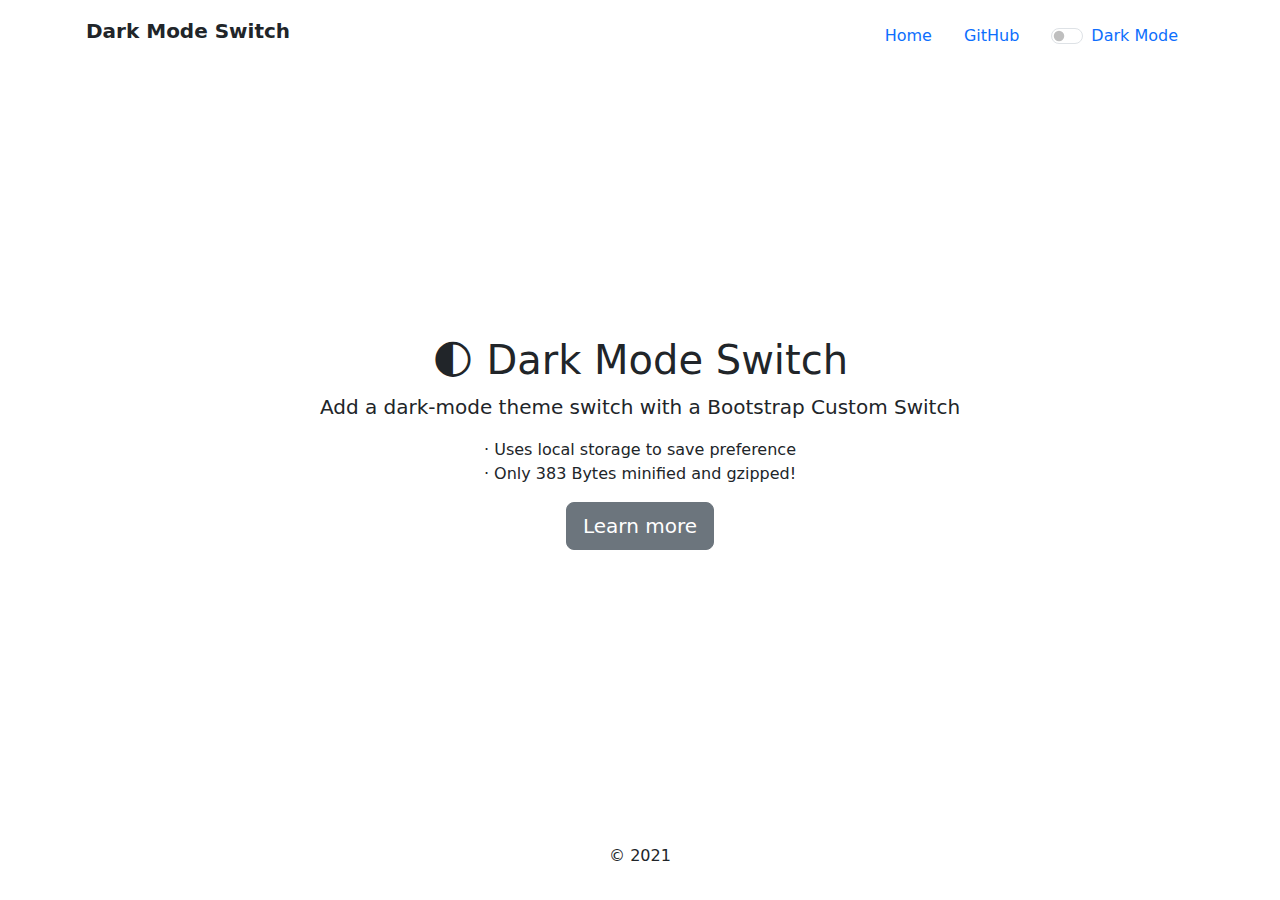
<file: assets/plugins/dark-mode-switch/index.html>
<!doctype html>
<html lang="en" class="h-100">

<head>
  <meta charset="utf-8">
  <meta http-equiv="x-ua-compatible" content="ie=edge">
  <meta name="viewport" content="width=device-width, initial-scale=1">
  <title>Dark Mode Switch</title>
  <meta name="description" content="Add a dark-mode theme toggle with a Bootstrap Custom Switch">

  <link rel="icon"
    href="data:image/svg+xml,<svg xmlns=%22http://www.w3.org/2000/svg%22 viewBox=%220 0 100 100%22><text y=%22.9em%22 font-size=%2280%22>🌓</text></svg>">
  
  <meta property="og:site_name" content="GitHub">
  <meta property="og:image"
    content="https://repository-images.githubusercontent.com/194995309/38db8f80-9db7-11e9-998f-43f2a26d9e0b">
  <meta property="og:title" content="dark-mode-switch">
  <meta property="og:description" content="Add a dark-mode theme toggle with a Bootstrap Custom Switch">
  <meta property="og:url" content="https://coliff.github.io/dark-mode-switch/">
  <link rel="author" href="https://christianoliff.com/">
  <meta name="twitter:creator" content="@christianoliff">
  <meta name="monetization" content="$ilp.uphold.com/Epqzn3YGr2MB">

  <link rel="stylesheet" href="https://cdn.jsdelivr.net/npm/bootstrap@5/dist/css/bootstrap.min.css">

  <!-- IE 11 polyfill for CSS and Custom Properties -->
  <script
    nomodule>window.MSInputMethodContext && document.documentMode && document.write('<link rel="stylesheet" href="https://cdn.jsdelivr.net/npm/bootstrap-ie11@5/css/bootstrap-ie11.min.css"><script src="https://cdn.jsdelivr.net/npm/ie11-custom-properties@4/ie11CustomProperties.min.js"><\/script>');</script>

  <link rel="stylesheet" href="dark-mode.css">

</head>

<body class="bg-white text-center d-flex h-100">

  <div class="container d-flex p-3 mx-auto w-100 flex-column">
    <header class="mb-auto">
      <div class="float-md-start fw-bold fs-5">Dark Mode Switch</div>
      <nav class="nav justify-content-center float-md-end">
        <a class="nav-link active" href="https://coliff.github.io/dark-mode-switch/">Home</a>
        <a class="nav-link" href="https://github.com/coliff/dark-mode-switch" target="_blank">GitHub</a>
        <div class="nav-link">

          <div class="form-check form-switch">
            <input type="checkbox" class="form-check-input" id="darkSwitch">
            <label class="custom-control-label" for="darkSwitch">Dark Mode</label>
          </div>
          <script src="dark-mode-switch.min.js"></script>

        </div>
      </nav>
    </header>

    <main role="main">
      <h1>🌓 Dark Mode Switch</h1>
      <p class="lead">Add a dark-mode theme switch with a Bootstrap Custom Switch</p>
      <ul class="list-unstyled">
        <li>&middot; Uses local storage to save preference</li>
        <li>&middot; Only 383 Bytes minified and gzipped!</li>
      </ul>
      <p>
        <a href="https://github.com/coliff/dark-mode-switch" target="_blank" rel="noopener"
          class="btn btn-lg btn-secondary">
          Learn more
        </a>
      </p>
    </main>

    <footer class="mt-auto">
      <p>&copy; 2021</p>
    </footer>

  </div>
</body>

</html>
</file>
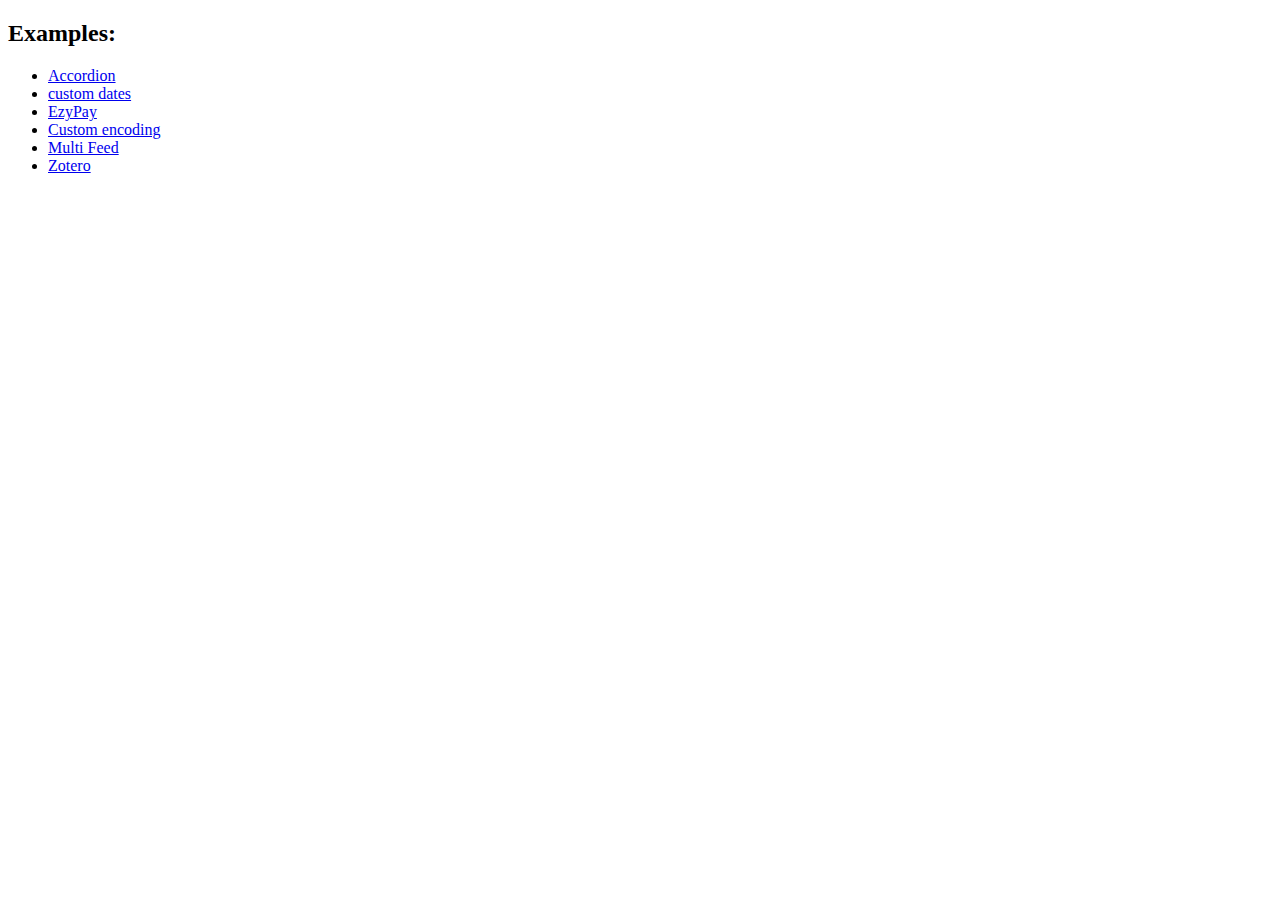
<file: assets/plugins/vanilla-rss/index.html>
<!DOCTYPE html>
<html>
  <head>
    <title>vanilla-rss</title>
  </head>
  <body>
    <div>
      <h2>Examples:</h2>
      <ul>
        <li><a href="examples/accordion.html">Accordion</a></li>
        <li><a href="examples/custom-dates.html">custom dates</a></li>
        <li><a href="examples/ezypay.html">EzyPay</a></li>
        <li><a href="examples/ISO-8859-1.html">Custom encoding</a></li>
        <li><a href="examples/multi-feed.html">Multi Feed</a></li>
        <li><a href="examples/zotero.html">Zotero</a></li>
      </ul>
    </div>
  </body>
</html>
</file>
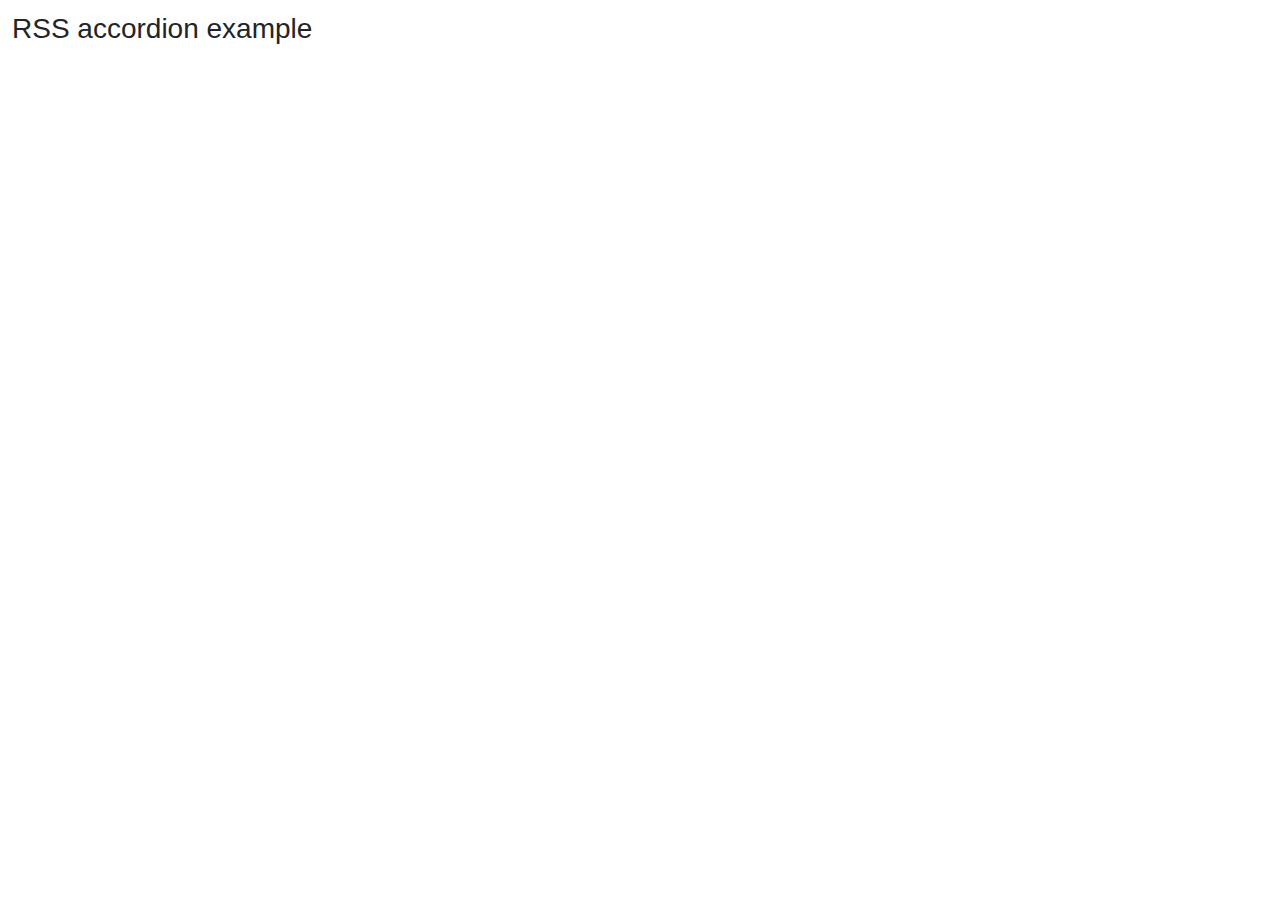
<file: assets/plugins/vanilla-rss/examples/accordion.html>
<!DOCTYPE html>
<html>
  <head>
    <title>RSS accordion example</title>

    <!-- Required meta tags -->
    <meta charset="utf-8" />
    <meta
      name="viewport"
      content="width=device-width, initial-scale=1, shrink-to-fit=no"
    />

    <!-- Bootstrap CSS -->
    <link
      rel="stylesheet"
      href="https://stackpath.bootstrapcdn.com/bootstrap/4.3.1/css/bootstrap.min.css"
    />

    <link rel="stylesheet" href="style.css" />
  </head>

  <body>
    <div>
      <h1>RSS accordion example</h1>
      <div id="rss-feeds"></div>
    </div>
    <script src="../dist/rss.global.min.js"></script>
    <script src="https://code.jquery.com/jquery-3.3.1.slim.min.js"></script>
    <script src="https://cdnjs.cloudflare.com/ajax/libs/popper.js/1.14.7/umd/popper.min.js"></script>
    <script src="https://stackpath.bootstrapcdn.com/bootstrap/4.3.1/js/bootstrap.min.js"></script>
    <script>
      window.onload = function() {
        const rss = new RSS(
          document.querySelector("#rss-feeds"),
          "https://partnernetwork.ebay.de/epn-blog?format=rss",
          {
            limit: 15,
            tokens: {
              showClass: (entry, tokens) => (tokens.index === 0 ? "show" : "")
            },
            layoutTemplate:
              '<div class="accordion" id="accordionExample">{entries}</div>',
            entryTemplate: `<div class="card">
              <div class="card-header" id="heading-{index}">
                <h2 class="mb-0">
                  <button class="btn btn-link" type="button" data-toggle="collapse" data-target="#collapse-{index}" aria-expanded="true" aria-controls="collapse-{index}">
                    {title}
                  </button>
                </h2>
              </div>
  
              <div id="collapse-{index}" class="collapse {showClass}" aria-labelledby="heading-{index}" data-parent="#accordionExample">
                <div class="card-body">
                  {bodyPlain}
                </div>
              </div>
            </div>`
          }
        );

        rss.render().then(() => console.log("cool"));
      };
    </script>
  </body>
</html>
</file>
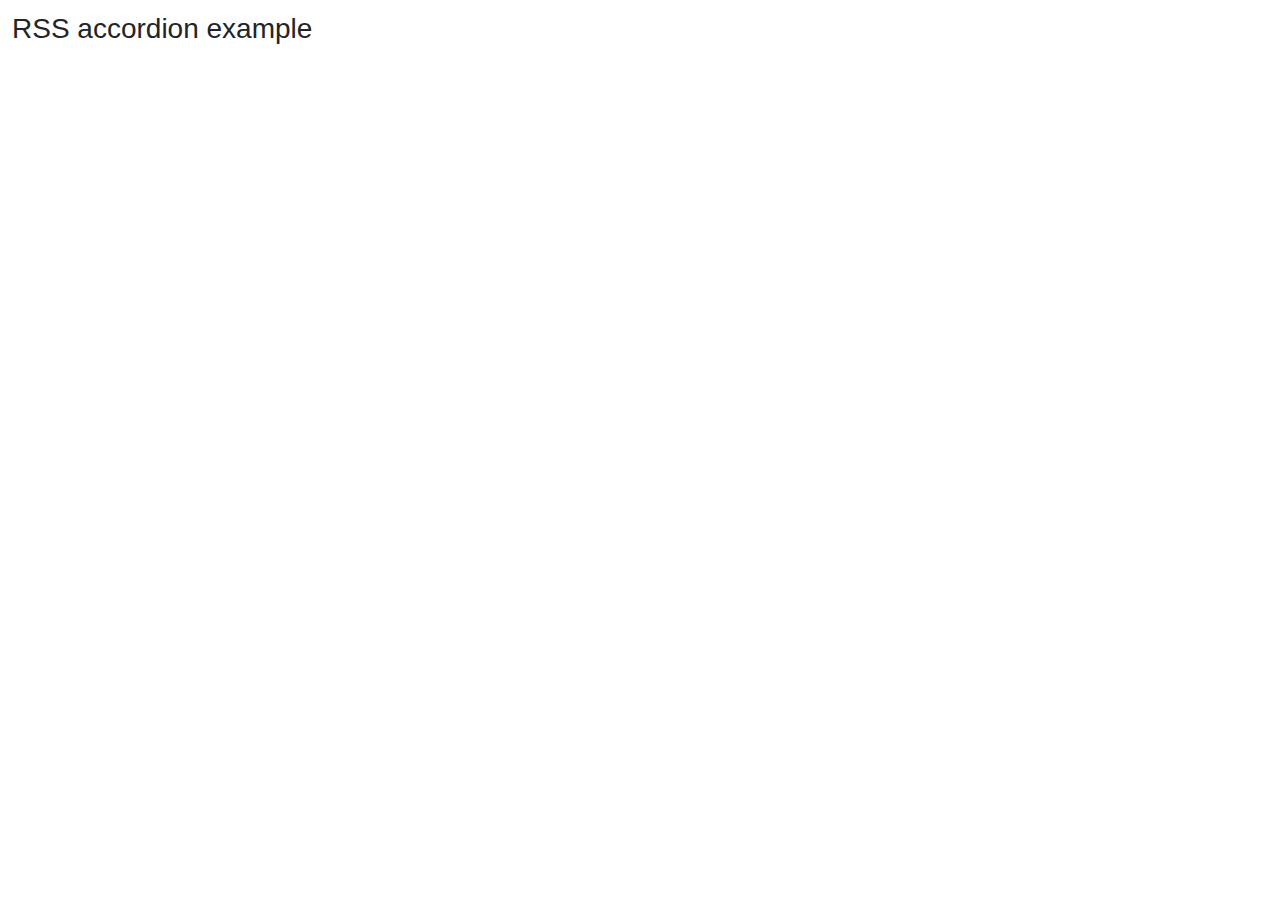
<file: assets/plugins/vanilla-rss/examples/ezypay.html>
<!DOCTYPE html>
<html>
  <head>
    <title>RSS ezypay example</title>

    <!-- Required meta tags -->
    <meta charset="utf-8" />
    <meta
      name="viewport"
      content="width=device-width, initial-scale=1, shrink-to-fit=no"
    />

    <!-- Bootstrap CSS -->
    <link
      rel="stylesheet"
      href="https://stackpath.bootstrapcdn.com/bootstrap/4.3.1/css/bootstrap.min.css"
    />

    <link rel="stylesheet" href="style.css" />
  </head>

  <body>
    <div>
      <h1>RSS accordion example</h1>
      <div id="rss-feeds"></div>
    </div>
    <script src="../dist/rss.global.min.js"></script>
    <script src="https://code.jquery.com/jquery-3.3.1.slim.min.js"></script>
    <script src="https://cdnjs.cloudflare.com/ajax/libs/popper.js/1.14.7/umd/popper.min.js"></script>
    <script src="https://stackpath.bootstrapcdn.com/bootstrap/4.3.1/js/bootstrap.min.js"></script>
    <script>
      window.onload = function() {
        const rss = new RSS(
          document.querySelector("#rss-feeds"),
          "http://www.ezypay.co.nz/feed",
          {
            limit: 15
          }
        );

        rss.render().then(() => console.log("cool"));
      };
    </script>
  </body>
</html>
</file>
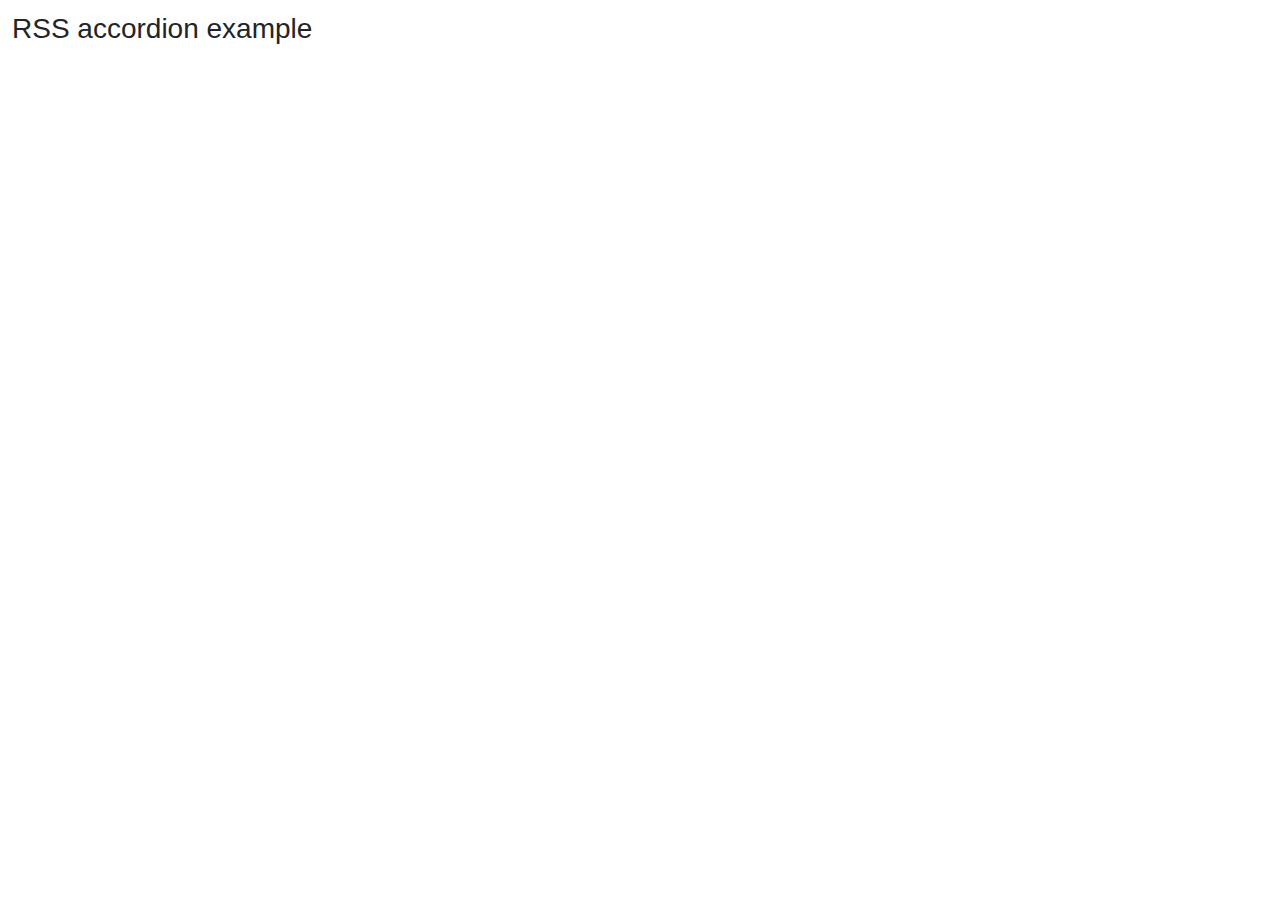
<file: assets/plugins/vanilla-rss/examples/ISO-8859-1.html>
<!DOCTYPE html>
<html>
  <head>
    <title>RSS accordion example</title>

    <!-- Required meta tags -->
    <meta charset="utf-8" />
    <meta
      name="viewport"
      content="width=device-width, initial-scale=1, shrink-to-fit=no"
    />

    <!-- Bootstrap CSS -->
    <link
      rel="stylesheet"
      href="https://stackpath.bootstrapcdn.com/bootstrap/4.3.1/css/bootstrap.min.css"
    />

    <link rel="stylesheet" href="style.css" />
  </head>

  <body>
    <div>
      <h1>RSS accordion example</h1>
      <div id="rss-feeds"></div>
    </div>
    <script src="../dist/rss.global.min.js"></script>
    <script src="https://code.jquery.com/jquery-3.3.1.slim.min.js"></script>
    <script src="https://cdnjs.cloudflare.com/ajax/libs/popper.js/1.14.7/umd/popper.min.js"></script>
    <script src="https://stackpath.bootstrapcdn.com/bootstrap/4.3.1/js/bootstrap.min.js"></script>
    <script>
      window.onload = function() {
        const rss = new RSS(
          document.querySelector("#rss-feeds"),
          "http://www.comicforum.de/external.php?type=rss2&forumids=36&lastpost=1",
          {
            encoding: "ISO-8859-1",
            limit: 15,
            tokens: {
              showClass: (entry, tokens) => (tokens.index === 0 ? "show" : "")
            },
            layoutTemplate:
              '<div class="accordion" id="accordionExample">{entries}</div>',
            entryTemplate: `<div class="card">
              <div class="card-header" id="heading-{index}">
                <h2 class="mb-0">
                  <button class="btn btn-link" type="button" data-toggle="collapse" data-target="#collapse-{index}" aria-expanded="true" aria-controls="collapse-{index}">
                    {title}
                  </button>
                </h2>
              </div>
  
              <div id="collapse-{index}" class="collapse {showClass}" aria-labelledby="heading-{index}" data-parent="#accordionExample">
                <div class="card-body">
                  {bodyPlain}
                </div>
              </div>
            </div>`
          }
        );

        rss.render().then(() => console.log("cool"));
      };
    </script>
  </body>
</html>
</file>
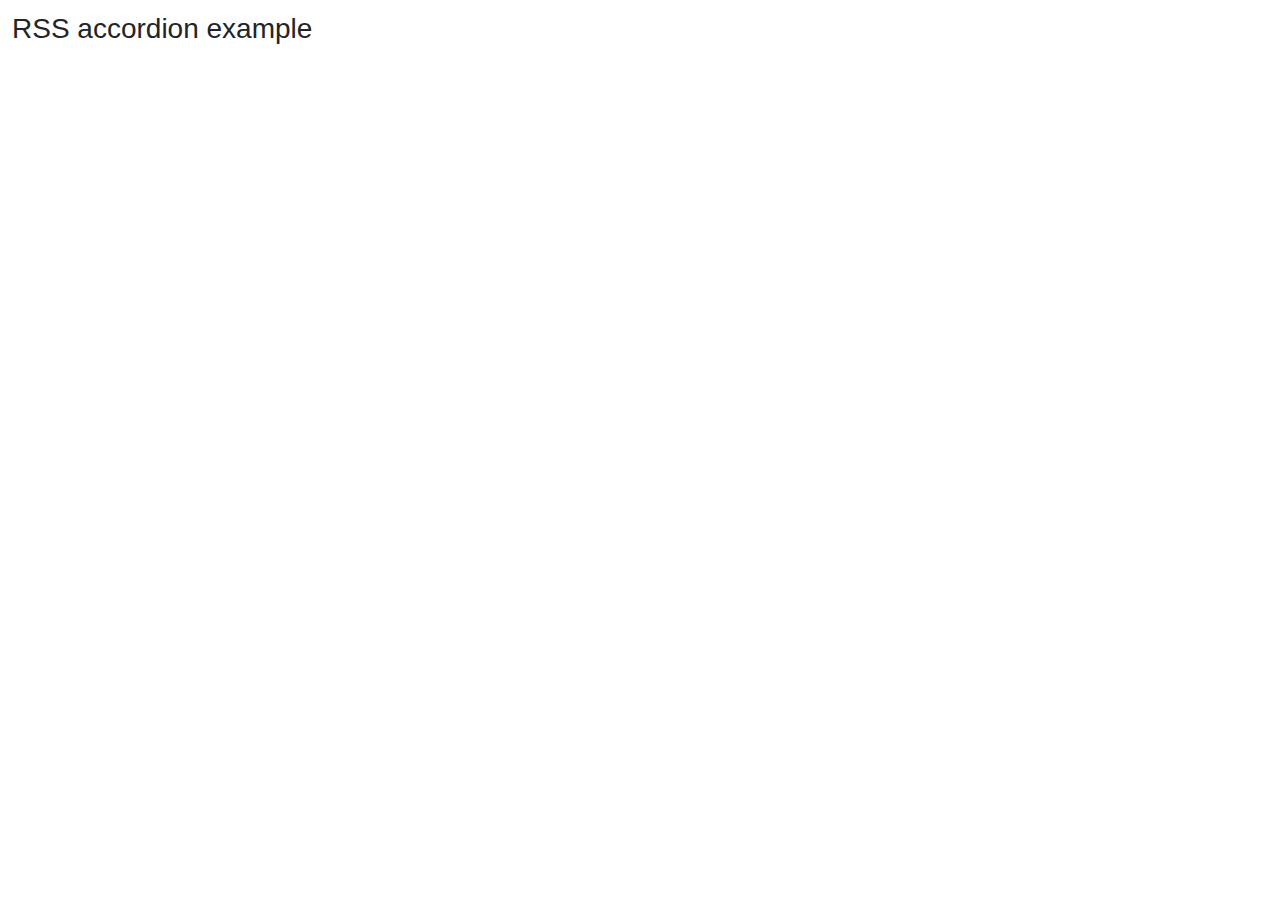
<file: assets/plugins/vanilla-rss/examples/multi-feed.html>
<!DOCTYPE html>
<html>
  <head>
    <title>RSS accordion example</title>

    <!-- Required meta tags -->
    <meta charset="utf-8" />
    <meta
      name="viewport"
      content="width=device-width, initial-scale=1, shrink-to-fit=no"
    />

    <!-- Bootstrap CSS -->
    <link
      rel="stylesheet"
      href="https://stackpath.bootstrapcdn.com/bootstrap/4.3.1/css/bootstrap.min.css"
    />

    <link rel="stylesheet" href="style.css" />
  </head>

  <body>
    <div>
      <h1>RSS accordion example</h1>
      <div id="rss-feeds"></div>
    </div>
    <script src="../dist/rss.global.min.js"></script>
    <script src="https://code.jquery.com/jquery-3.3.1.slim.min.js"></script>
    <script src="https://cdnjs.cloudflare.com/ajax/libs/popper.js/1.14.7/umd/popper.min.js"></script>
    <script src="https://stackpath.bootstrapcdn.com/bootstrap/4.3.1/js/bootstrap.min.js"></script>
    <script>
      window.onload = function() {
        const rss = new RSS(
          document.querySelector("#rss-feeds"),
          ["https://www.contentful.com/blog/feed.xml", "http://www.ebaytechblog.com/feed/"]
        );

        rss.render();
      };
    </script>
  </body>
</html>
</file>
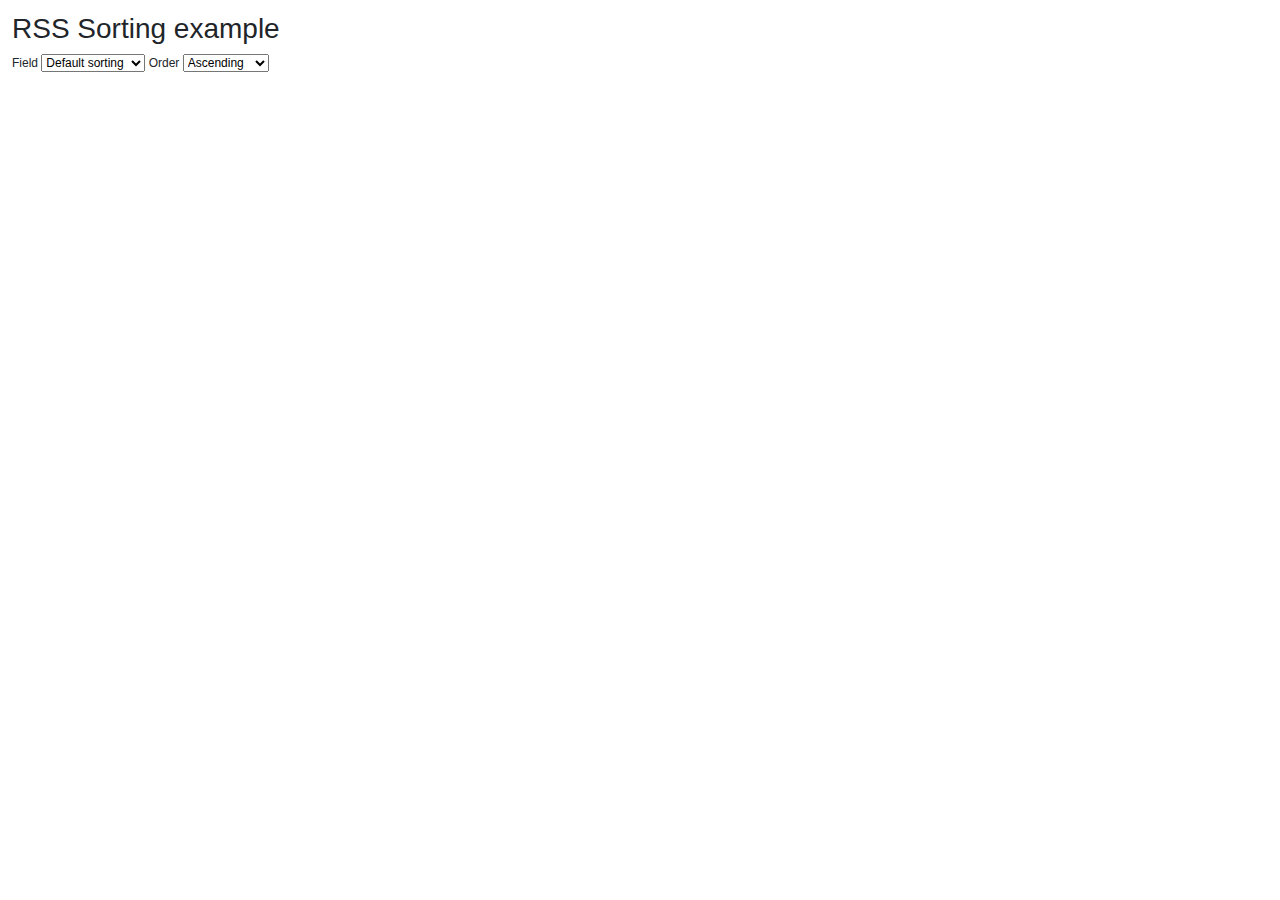
<file: assets/plugins/vanilla-rss/examples/sorting.html>
<!DOCTYPE html>
<html>
  <head>
    <title>RSS accordion example</title>

    <!-- Required meta tags -->
    <meta charset="utf-8" />
    <meta
      name="viewport"
      content="width=device-width, initial-scale=1, shrink-to-fit=no"
    />

    <!-- Bootstrap CSS -->
    <link
      rel="stylesheet"
      href="https://stackpath.bootstrapcdn.com/bootstrap/4.3.1/css/bootstrap.min.css"
    />

    <link rel="stylesheet" href="style.css" />
  </head>

  <body>
    <div>
      <h1>RSS Sorting example</h1>
      <form>
        <label>
          Field
          <select id="fieldSelect">
            <option value="">Default sorting</option>
            <option value="author">Author</option>
            <option value="publishedDate">Published Date</option>
            <option value="title">Title</option>
          </select>
        </label>

        <label>
          Order
          <select id="orderSelect">
            <option value="">Ascending</option>
            <option value="-">Descending</option>
          </select>
        </label>
      </form>
      <div id="rss-feeds"></div>
    </div>
    <script src="../dist/rss.global.min.js"></script>
    <script src="https://code.jquery.com/jquery-3.3.1.slim.min.js"></script>
    <script src="https://cdnjs.cloudflare.com/ajax/libs/popper.js/1.14.7/umd/popper.min.js"></script>
    <script src="https://stackpath.bootstrapcdn.com/bootstrap/4.3.1/js/bootstrap.min.js"></script>
    <script>
      function renderFeed() {
        const order = [
          document.querySelector("#orderSelect").value,
          document.querySelector("#fieldSelect").value
        ]
          .filter(function(e) {
            return !!e;
          })
          .join("");

        document.querySelector("#rss-feeds").innerHTML = "";
        new RSS(
          document.querySelector("#rss-feeds"),
          "http://www.ebaytechblog.com/feed",
          {
            order,
            limit: 15,
            entryTemplate:
              '<li>Author: {author}<br>Date: {date}<br> {title}<br>{shortBodyPlain}</li>'
          }
        ).render();
      }

      window.onload = function() {
        renderFeed();

        document
          .querySelectorAll("#fieldSelect,#orderSelect")
          .forEach(function(field) {
            field.addEventListener("change", renderFeed);
          });
      };
    </script>
  </body>
</html>
</file>
<file: assets/plugins/dark-mode-switch/dark-mode.css>
/*!
 * Dark Mode Switch v1.0.1 (https://github.com/coliff/dark-mode-switch)
 * Copyright 2021 C.Oliff
 * Licensed under MIT (https://github.com/coliff/dark-mode-switch/blob/main/LICENSE)
 */

[data-theme="dark"] {
  background-color: #111 !important;
  color: #eee;
}

[data-theme="dark"] .bg-black {
  background-color: #fff !important;
}

[data-theme="dark"] .bg-dark {
  background-color: #eee !important;
}

[data-theme="dark"] .bg-light {
  background-color: #222 !important;
}

[data-theme="dark"] .bg-white {
  background-color: #000 !important;
}
</file>
<file: assets/plugins/vanilla-rss/examples/style.css>
body {
  font-size: 12px;
  padding: 1em;
}

h1 {
  font-size: 1.75rem;
}

h2 {
  font-size: 1.25rem;
}

.card-header {
  padding: 0.5em;
}

.btn {
  text-align: left;
}
</file>
